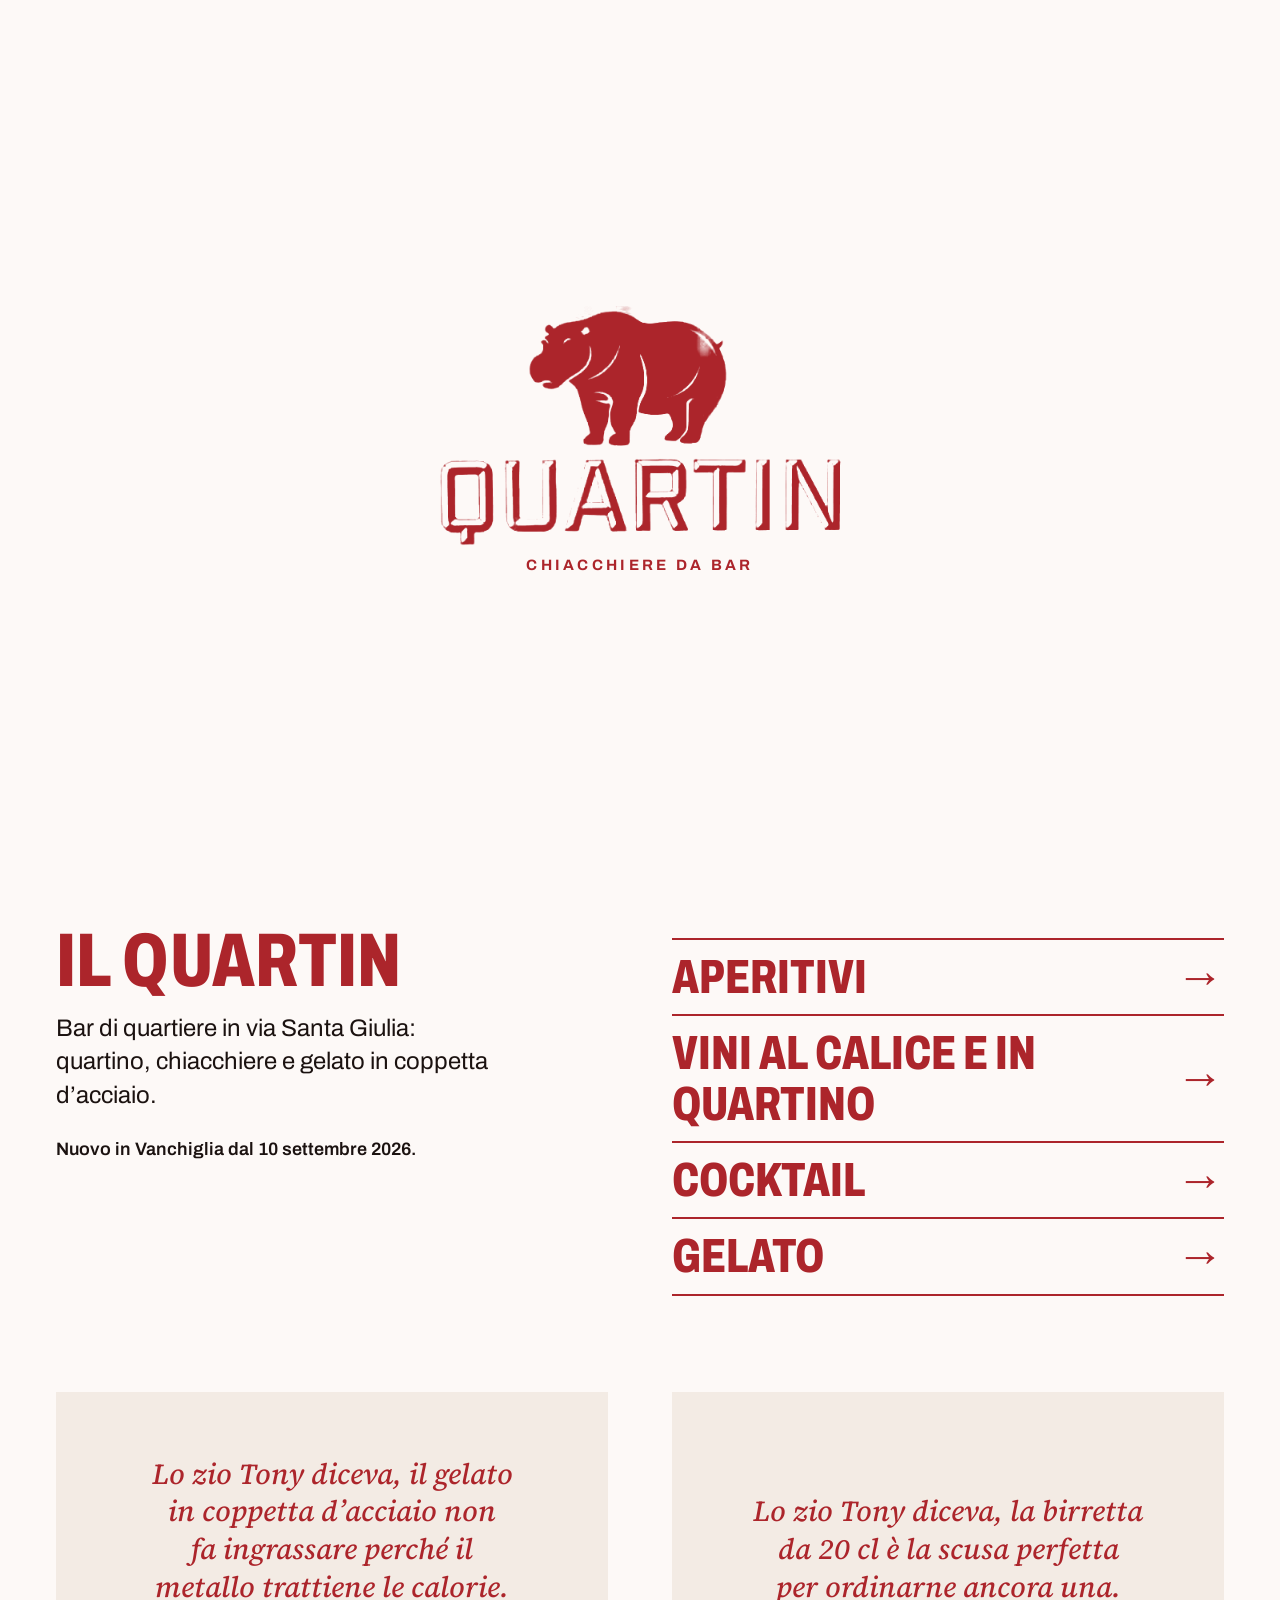
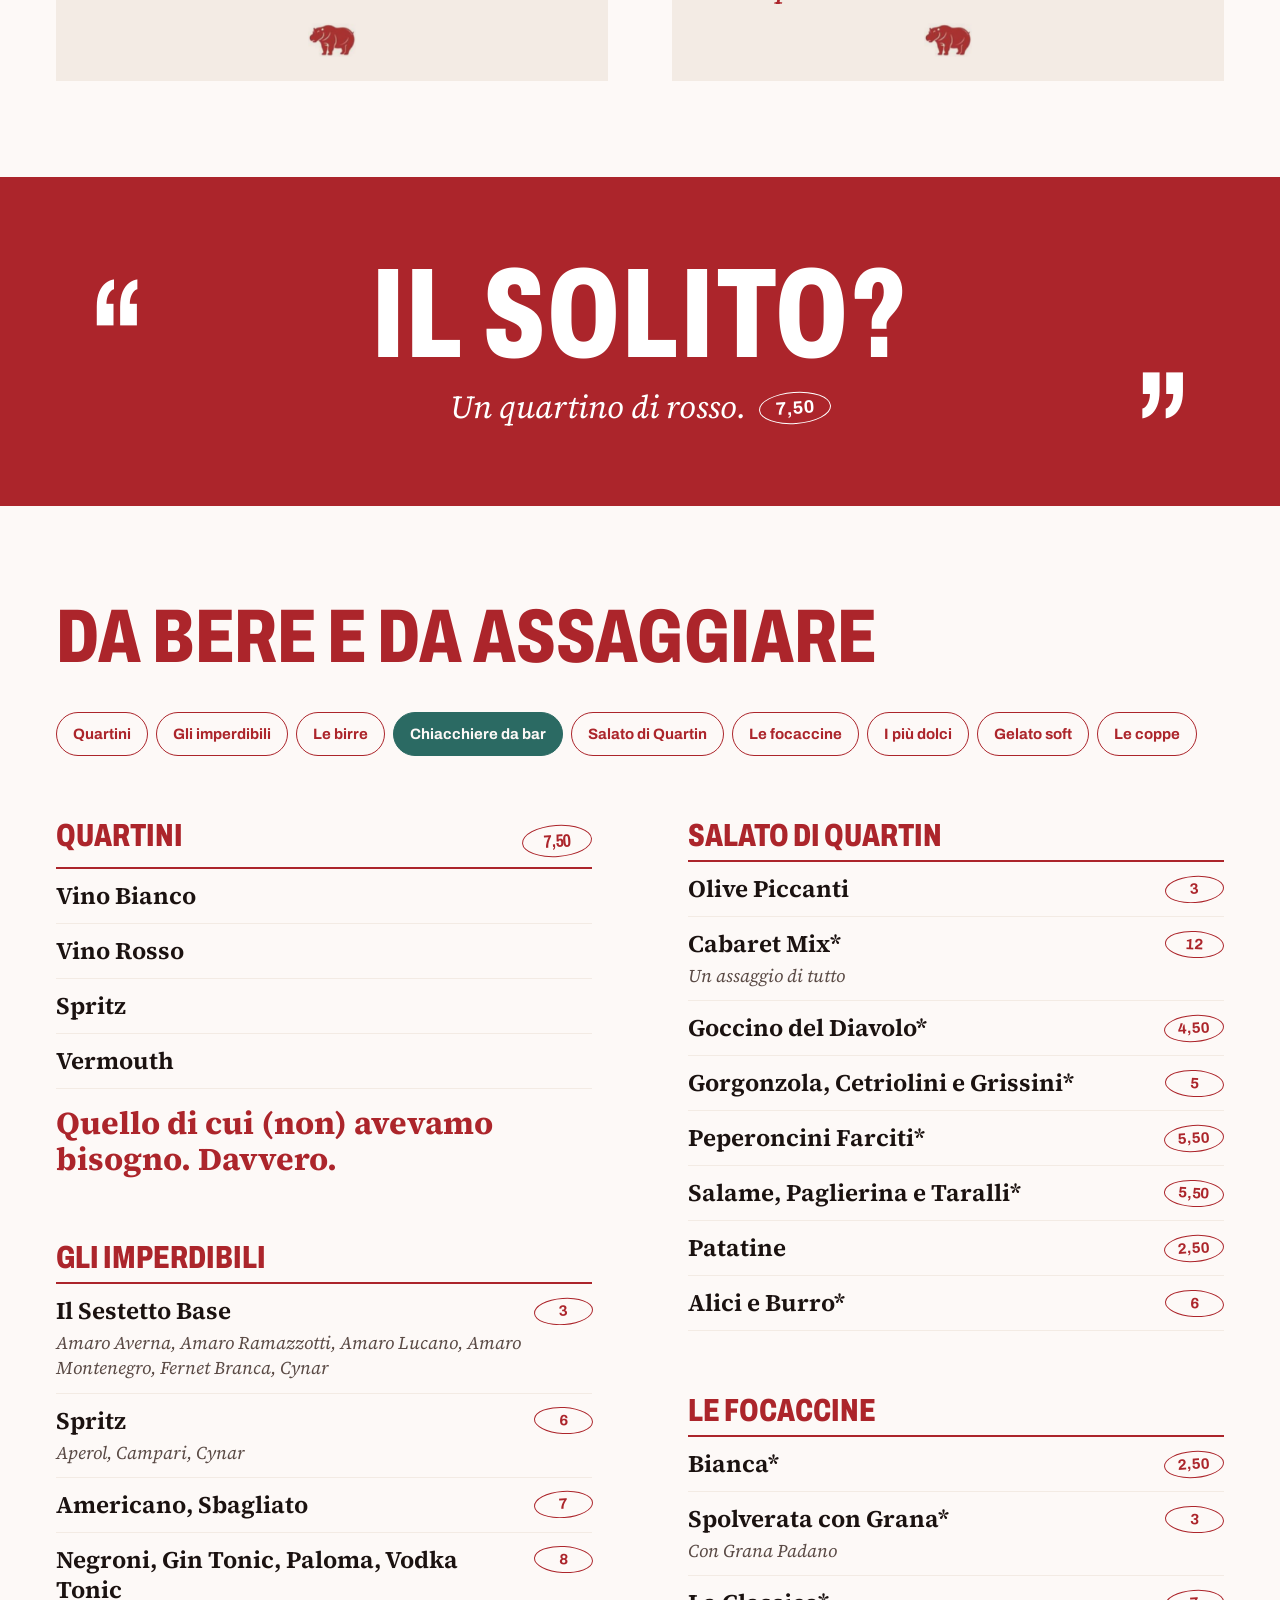
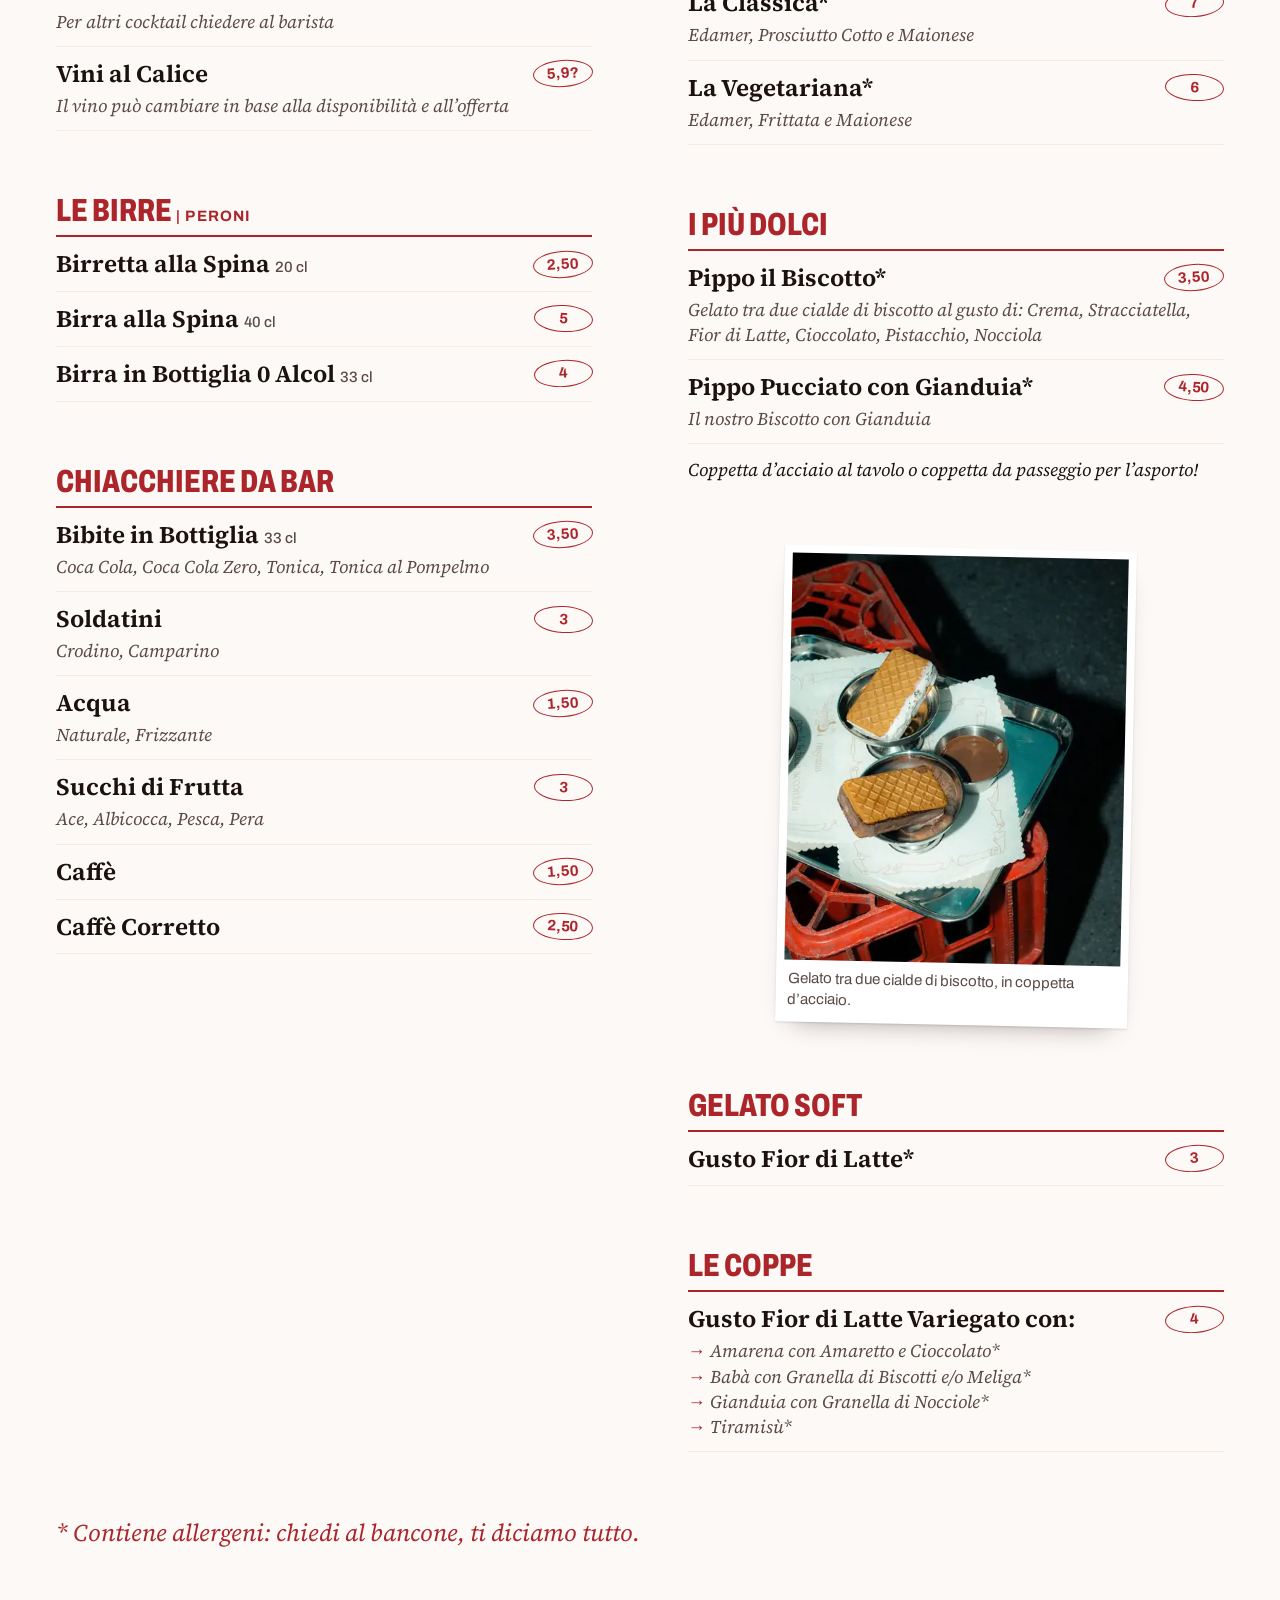
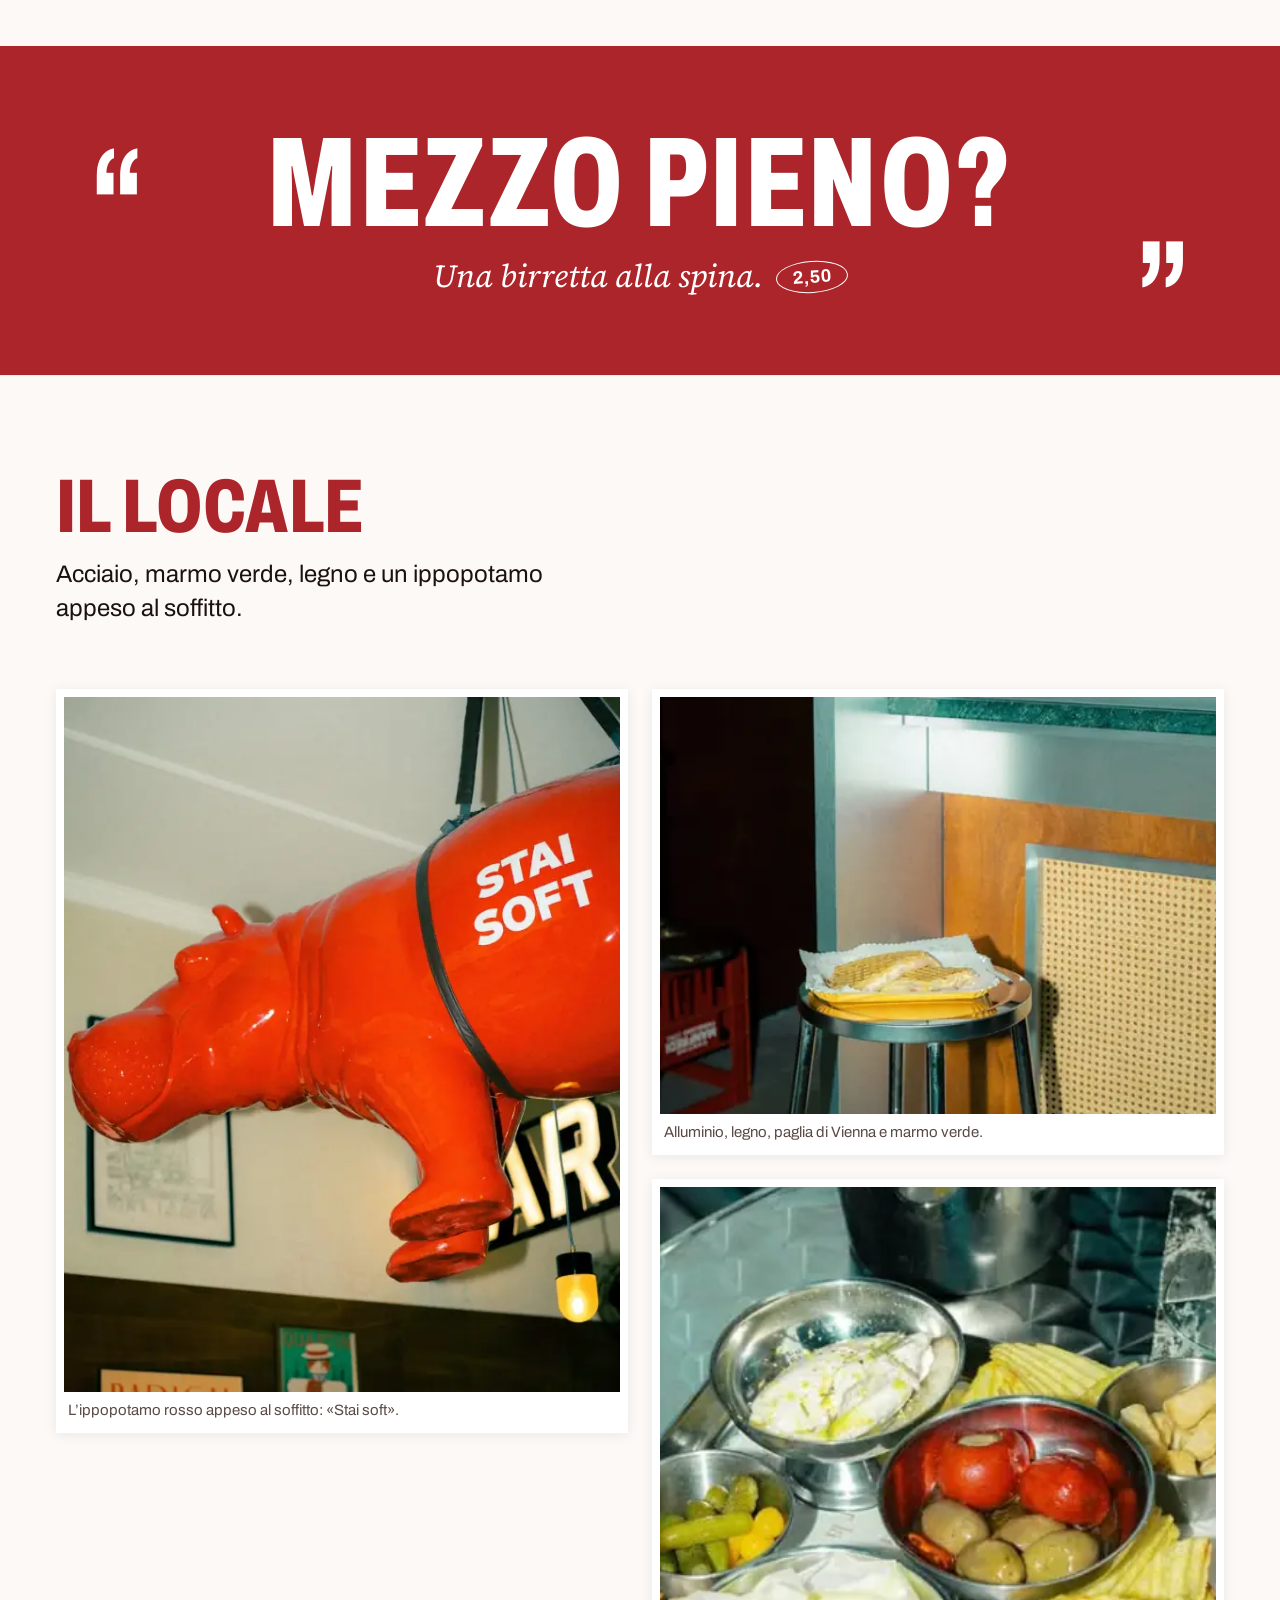
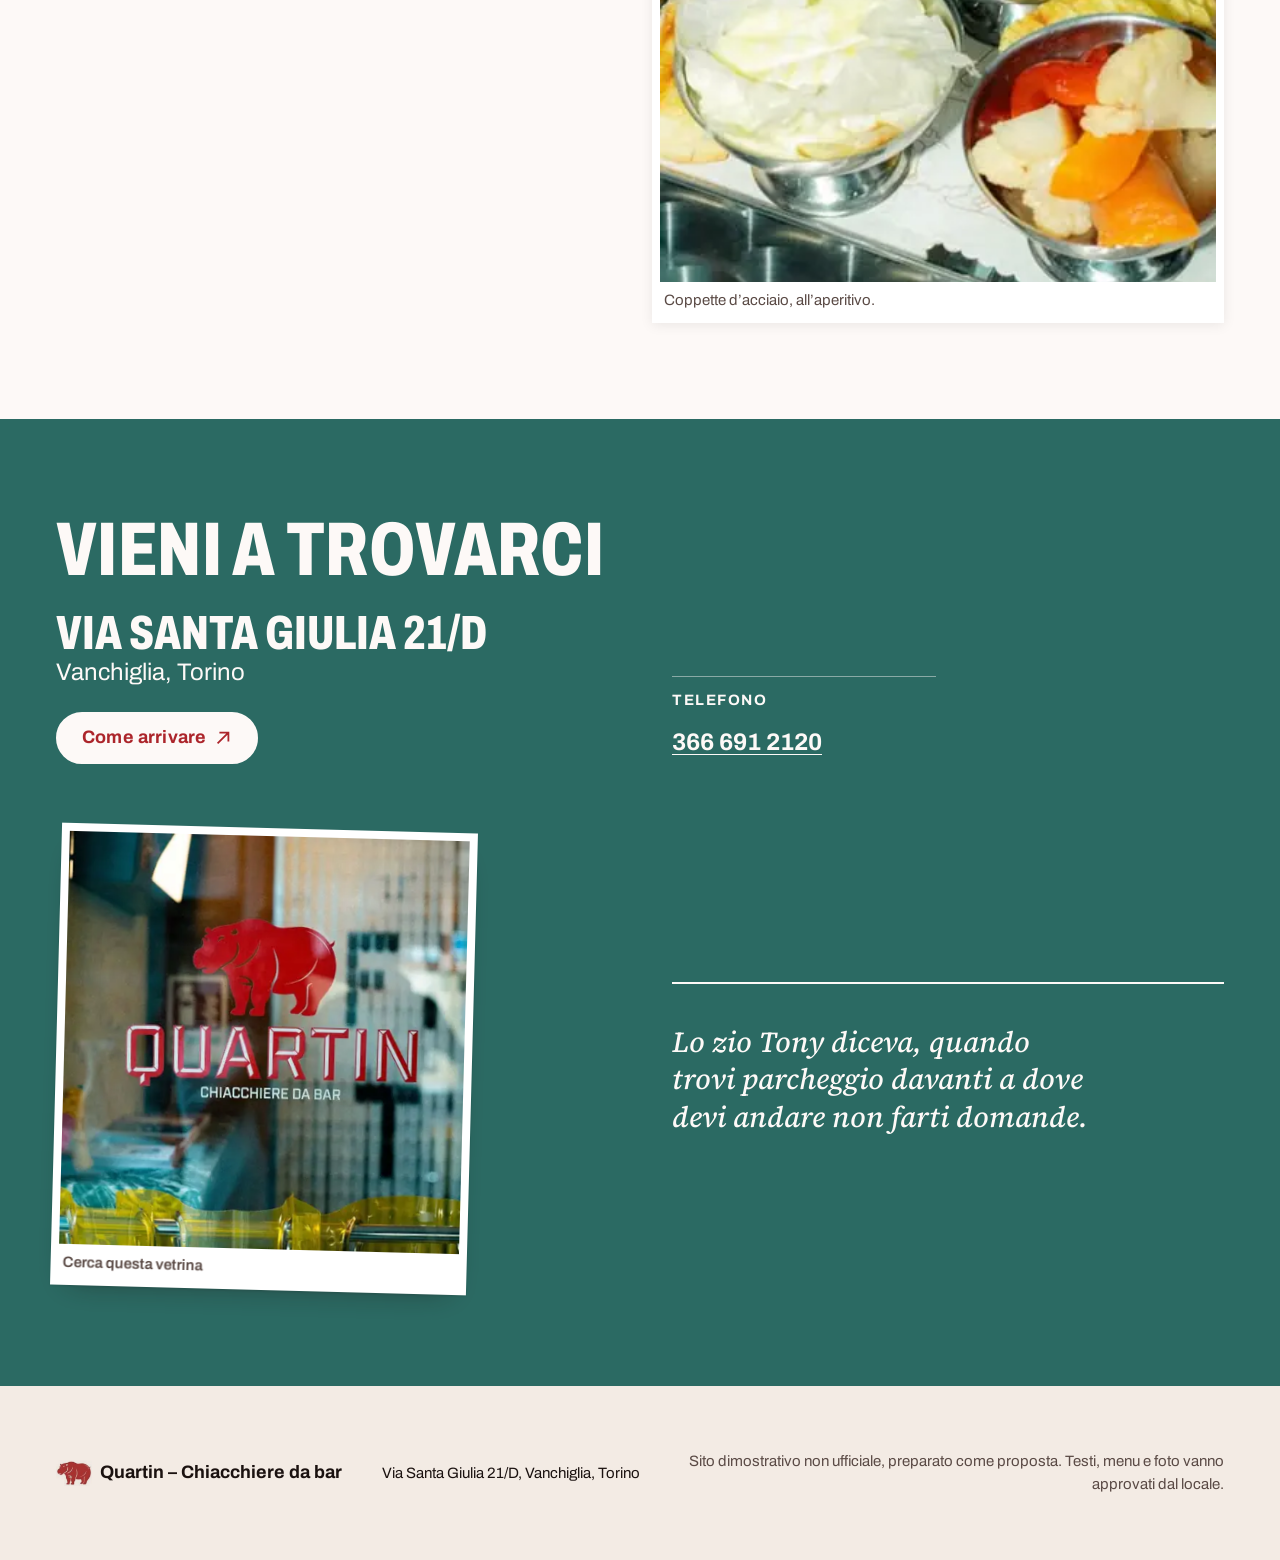
<file: index.html>
<!doctype html>
<html lang="it">
<head>
  <meta charset="utf-8">
  <meta name="viewport" content="width=device-width, initial-scale=1">
  <title>Quartin – Chiacchiere da bar · Via Santa Giulia 21/D, Torino</title>
  <meta name="description" content="Quartin, bar di quartiere in via Santa Giulia 21/D a Vanchiglia, Torino: aperitivi, vini al calice e in quartino, cocktail, gelato.">
  <!-- Demo di proposta: non indicizzare finché il locale non approva. -->
  <meta name="robots" content="noindex, nofollow">
  <meta name="theme-color" content="#AC252B">
  <meta property="og:type" content="website">
  <meta property="og:locale" content="it_IT">
  <meta property="og:title" content="Quartin – Chiacchiere da bar in Vanchiglia">
  <meta property="og:description" content="Bar di quartiere in via Santa Giulia 21/D a Torino: aperitivi, vini al calice e in quartino, cocktail, gelato.">
  <!-- Da rendere assoluto (https://dominio/img/og-vetrina.jpg) quando ci sarà il dominio: i social non leggono i percorsi relativi. -->
  <meta property="og:image" content="img/og-vetrina.jpg">
  <meta property="og:image:width" content="1200">
  <meta property="og:image:height" content="630">
  <meta property="og:image:alt" content="La vetrofania del Quartin con l'ippopotamo rosso, accanto alla scritta «Chiacchiere da bar in Vanchiglia».">
  <!-- Niente telefono né orari qui finché il locale non li conferma. -->
  <script type="application/ld+json">
  {
    "@context": "https://schema.org",
    "@type": "BarOrPub",
    "name": "Quartin",
    "description": "Bar di quartiere a Vanchiglia: aperitivi, vini al calice e in quartino, cocktail, gelato.",
    "address": {
      "@type": "PostalAddress",
      "streetAddress": "Via Santa Giulia 21/D",
      "postalCode": "10124",
      "addressLocality": "Torino",
      "addressCountry": "IT"
    }
  }
  </script>
  <link rel="icon" href="favicon.png" type="image/png">
  <link rel="preload" href="fonts/archivo-variabile.woff2" as="font" type="font/woff2" crossorigin>
  <link rel="stylesheet" href="css/style.css">
  <!-- L'intro parte solo alla prima visita della sessione e mai con «riduci animazioni» -->
  <script>(function (d) { d.classList.add('js'); try { if (!matchMedia('(prefers-reduced-motion: reduce)').matches && !sessionStorage.getItem('quartin-intro')) d.classList.add('intro-si'); } catch (e) {} })(document.documentElement);</script>
  <script src="js/main.js" defer></script>
</head>
<body>
  <!-- Intro: il logo si riempie di rosso come un bicchiere (prima mezzo pieno, poi pieno),
       poi la pagina sale. Si salta con un clic o un tasto. La sagoma è logo.png senza fondo. -->
  <div class="intro" id="intro" aria-hidden="true">
    <div class="intro-logo">
      <div class="intro-sagoma intro-sagoma-vuota"></div>
      <div class="intro-sagoma intro-sagoma-piena" id="intro-pieno"></div>
    </div>
    <p class="intro-firma">Chiacchiere da bar</p>
  </div>
  <div class="avanzamento" aria-hidden="true"></div>

  <a class="salta" href="#contenuto">Vai al contenuto</a>

  <p class="avviso-demo solo-dc">
    <strong>Demo di proposta.</strong> Il locale non ha ancora visto questo sito: i riquadri
    <span class="dc">[DA CONFERMARE]</span> segnano i dati da verificare.
  </p>

  <header class="testata">
    <div class="contenitore testata-riga">
      <a class="marchio" href="#benvenuto">
        <img src="img/ippopotamo-marchio.webp" srcset="img/ippopotamo-marchio.webp 67w" sizes="3rem" width="67" height="48" alt="">
        <span>Quartin</span>
      </a>
      <nav class="nav" aria-label="Sezioni della pagina">
        <button class="nav-bottone" type="button" aria-expanded="false" aria-controls="nav-lista">Sezioni</button>
        <ul class="nav-lista" id="nav-lista">
          <li><a href="#il-quartin">Il Quartin</a></li>
          <li><a href="#da-bere">Da bere e da assaggiare</a></li>
          <li><a href="#il-locale">Il locale</a></li>
          <li><a href="#vieni-a-trovarci">Vieni a trovarci</a></li>
        </ul>
      </nav>
    </div>
  </header>

  <main id="contenuto">

    <!-- Benvenuto -->
    <section class="benvenuto" id="benvenuto" aria-labelledby="titolo-benvenuto">
      <div class="contenitore benvenuto-griglia">
        <figure class="benvenuto-foto stampa stampa-inclinata">
          <img src="img/quartino-aperitivo.webp" width="694" height="830" fetchpriority="high"
               srcset="img/quartino-aperitivo-480.webp 480w, img/quartino-aperitivo.webp 694w"
               sizes="(min-width: 64em) 30rem, (min-width: 37.5em) 46vw, calc(100vw - 1.5rem)"
               alt="Su un tavolino d’acciaio: una caraffa di vino rosso nel ghiaccio, un bicchiere di rosso, un posacenere, una cartolina d’epoca e ciotoline con patatine, taralli e peperoncini ripieni.">
        </figure>
        <div class="benvenuto-testo">
          <h1 class="benvenuto-titolo" id="titolo-benvenuto">
            <span class="benvenuto-nome">Quartin</span>
            Chiacchiere da bar<br>in Vanchiglia
          </h1>
          <p class="benvenuto-sotto">Quartini di vino, aperitivo, cocktail e gelato soft.</p>
          <p class="benvenuto-dove">
            <span data-q="via">Via Santa Giulia 21/D</span>
            <span class="benvenuto-zona" data-q="zona">Vanchiglia, Torino</span>
          </p>
          <p class="benvenuto-oggi solo-dc" data-q-oggi>
            <span class="benvenuto-oggi-etichetta">Oggi</span>
            <span class="dc">[DA CONFERMARE] orari</span>
          </p>
          <div class="azioni">
            <a class="bottone bottone-pieno" data-q-mappa href="https://www.google.com/maps/search/?api=1&amp;query=Quartin%2C%20Via%20Santa%20Giulia%2021%2FD%2C%20Torino" target="_blank" rel="noopener">
              Come arrivare
              <svg class="icona" viewBox="0 0 20 20" aria-hidden="true" focusable="false"><path d="M6 4h10v10M16 4 4 16" fill="none" stroke="currentColor" stroke-width="2"/></svg>
              <span class="vh">(apre Google Maps in una nuova scheda)</span>
            </a>
            <a class="bottone bottone-vuoto" href="#da-bere">Il menu</a>
          </div>
        </div>
      </div>
    </section>

    <!-- Il Quartin -->
    <section class="sezione quartin" id="il-quartin" aria-labelledby="titolo-quartin">
      <div class="contenitore quartin-griglia">
        <div class="quartin-intro">
          <h2 class="titolo-sezione" id="titolo-quartin">Il Quartin</h2>
          <p class="attacco">Bar di quartiere in via Santa Giulia: quartino, chiacchiere e gelato in coppetta d’acciaio.</p>
          <p class="quartin-apertura" data-q-apertura>
            <span>Nuovo in Vanchiglia dal 10 settembre 2026.</span>
            <span class="dc">[DA CONFERMARE] una sola fonte giornalistica</span>
          </p>
        </div>
        <ul class="offerta" aria-label="Cosa si trova al Quartin: vai alla parte del menu">
          <li><a href="#menu-salato">Aperitivi <span class="offerta-freccia" aria-hidden="true">→</span></a></li>
          <li><a href="#menu-quartini">Vini al calice e in quartino <span class="offerta-freccia" aria-hidden="true">→</span></a></li>
          <li><a href="#menu-imperdibili">Cocktail <span class="offerta-freccia" aria-hidden="true">→</span></a></li>
          <li><a href="#menu-soft">Gelato <span class="offerta-freccia" aria-hidden="true">→</span></a></li>
        </ul>
      </div>

      <div class="contenitore detti">
        <blockquote class="detto detto-a">
          <p>Lo zio Tony diceva, il gelato in coppetta d’acciaio non fa ingrassare perché il metallo trattiene le calorie.</p>
          <img src="img/ippopotamo-marchio.webp" srcset="img/ippopotamo-marchio.webp 67w" sizes="3rem" width="67" height="48" alt="" loading="lazy">
        </blockquote>
        <blockquote class="detto detto-b">
          <p>Lo zio Tony diceva, la birretta da 20 cl è la scusa perfetta per ordinarne ancora una.</p>
          <img src="img/ippopotamo-marchio.webp" srcset="img/ippopotamo-marchio.webp 67w" sizes="3rem" width="67" height="48" alt="" loading="lazy">
        </blockquote>
      </div>
    </section>

    <!-- Prezzi delle fasce: li riprende il JS dal menu in js/main.js (data-q-prezzo) -->
    <aside class="cartolina" aria-label="Un’ordinazione dal menu">
      <div class="cartolina-dentro">
        <p class="cartolina-testo">
          <span class="cartolina-domanda">Il solito?</span>
          <span class="cartolina-ordine">Un quartino di rosso.
            <span class="prezzo prezzo-chiaro" data-q-prezzo="quartini"><span class="vh">euro </span>7,50</span></span>
        </p>
        <p class="cartolina-nota solo-dc"><span class="dc">[DA CONFERMARE] prezzo dal menu</span></p>
      </div>
    </aside>

    <!-- Da bere e da assaggiare -->
    <section class="sezione da-bere" id="da-bere" aria-labelledby="titolo-da-bere">
      <div class="contenitore">
        <h2 class="titolo-sezione" id="titolo-da-bere">Da bere e da assaggiare</h2>
        <p class="dc dc-blocco">
          [DA CONFERMARE] Menu trascritto da una foto del menu cartaceo: voci e prezzi (in euro)
          vanno verificati con il locale. Le righe lette con dubbio hanno un riquadro in più.
        </p>
        <nav class="menu-indice" aria-label="Parti del menu">
          <ul data-q-indice></ul>
        </nav>

        <div class="menu" data-q-menu>
          <noscript>
            <p class="menu-senza-js">Il menu si vede con JavaScript attivo. Per ora chiedi al bancone.</p>
          </noscript>
        </div>
        <p class="menu-nota" data-q="notaMenu">* Contiene allergeni: chiedi al bancone, ti diciamo tutto.</p>
      </div>

      <!-- Foto inserita dal JS accanto al gruppo giusto (campo `foto` in QUARTIN.menu, js/main.js) -->
      <template id="foto-menu-dolci">
        <figure class="stampa stampa-inclinata foto-menu">
          <img src="img/gelato-biscotto.webp" width="678" height="822" loading="lazy"
               srcset="img/gelato-biscotto-480.webp 480w, img/gelato-biscotto.webp 678w"
               sizes="(max-width: 24rem) calc(100vw - 2.5rem), 22rem"
               alt="Visti dall’alto, due gelati tra due cialde di biscotto in coppette d’acciaio, con una ciotolina di cioccolato, su un vassoio appoggiato a una cassa rossa.">
          <figcaption>Gelato tra due cialde di biscotto, in coppetta d’acciaio.</figcaption>
        </figure>
      </template>
    </section>

    <aside class="cartolina cartolina-b" aria-label="Un’ordinazione dal menu">
      <div class="cartolina-dentro">
        <p class="cartolina-testo">
          <span class="cartolina-domanda">Mezzo pieno?</span>
          <span class="cartolina-ordine">Una birretta alla spina.
            <span class="prezzo prezzo-chiaro" data-q-prezzo="birre/Birretta alla Spina"><span class="vh">euro </span>2,50</span></span>
        </p>
        <p class="cartolina-nota solo-dc"><span class="dc">[DA CONFERMARE] prezzo dal menu</span></p>
      </div>
    </aside>

    <!-- Il locale -->
    <section class="sezione locale" id="il-locale" aria-labelledby="titolo-locale">
      <div class="contenitore">
        <h2 class="titolo-sezione" id="titolo-locale">Il locale</h2>
        <p class="attacco">Acciaio, marmo verde, legno e un ippopotamo appeso al soffitto.</p>
        <p class="dc dc-blocco locale-manca">[DA CONFERMARE] Mancano foto di: facciata con il civico, sala intera, bancone, un cocktail, il gelato soft.</p>
        <div class="galleria">
          <figure class="stampa galleria-a">
            <img src="img/ippopotamo-stai-soft.webp" width="645" height="737" loading="lazy"
                 srcset="img/ippopotamo-stai-soft-480.webp 480w, img/ippopotamo-stai-soft.webp 645w"
                 sizes="(min-width: 78rem) 39rem, (min-width: 48em) 54vw, calc(100vw - 3.5rem)"
                 alt="Un grande ippopotamo rosso lucido appeso al soffitto con cinghie nere, con scritto sul fianco «STAI SOFT»; dietro, una parete crema, un’insegna luminosa e una lampadina accesa.">
            <figcaption>L’ippopotamo rosso appeso al soffitto: «Stai soft».</figcaption>
          </figure>
          <figure class="stampa galleria-b">
            <img src="img/arredo-sgabello.webp" width="685" height="624" loading="lazy"
                 srcset="img/arredo-sgabello-480.webp 480w, img/arredo-sgabello.webp 685w"
                 sizes="(min-width: 78rem) 28rem, (min-width: 48em) 37vw, calc(100vw - 3.5rem)"
                 alt="Un panino tostato su uno sgabello cromato, davanti a pannelli di alluminio, legno chiaro con paglia di Vienna e una fascia di marmo verde con mensole.">
            <figcaption>Alluminio, legno, paglia di Vienna e marmo verde.</figcaption>
          </figure>
          <figure class="stampa galleria-c">
            <!-- Ritaglio di 4.png senza la persona: esiste solo a 383 px, una sola misura. -->
            <img src="img/cabaret-tavolino.webp" width="383" height="560" loading="lazy"
                 srcset="img/cabaret-tavolino.webp 383w"
                 sizes="(min-width: 78rem) 28rem, (min-width: 48em) 37vw, calc(100vw - 3.5rem)"
                 alt="Coppette d’acciaio sul tavolino: burrata con olio, pomodorini e olive, cetriolini, verdure, patatine e focaccia.">
            <figcaption>Coppette d’acciaio, all’aperitivo.</figcaption>
          </figure>
        </div>
      </div>
    </section>

    <!-- Vieni a trovarci -->
    <section class="sezione vieni" id="vieni-a-trovarci" aria-labelledby="titolo-vieni">
      <div class="contenitore vieni-griglia">
        <div class="vieni-dove">
          <h2 class="titolo-sezione" id="titolo-vieni">Vieni a trovarci</h2>
          <address class="indirizzo">
            <span class="indirizzo-via" data-q="via">Via Santa Giulia 21/D</span>
            <span data-q="zona">Vanchiglia, Torino</span>
          </address>
          <a class="bottone bottone-carta" data-q-mappa href="https://www.google.com/maps/search/?api=1&amp;query=Quartin%2C%20Via%20Santa%20Giulia%2021%2FD%2C%20Torino" target="_blank" rel="noopener">
            Come arrivare
            <svg class="icona" viewBox="0 0 20 20" aria-hidden="true" focusable="false"><path d="M6 4h10v10M16 4 4 16" fill="none" stroke="currentColor" stroke-width="2"/></svg>
            <span class="vh">(apre Google Maps in una nuova scheda)</span>
          </a>
        </div>

        <figure class="stampa stampa-inclinata vieni-vetrina">
          <img src="img/vetrina-logo.webp" width="686" height="708" loading="lazy"
               srcset="img/vetrina-logo-480.webp 480w, img/vetrina-logo.webp 686w"
               sizes="(min-width: 64em) 26rem, calc(100vw - 2.5rem)"
               alt="La vetrina del Quartin vista da fuori: sul vetro un ippopotamo rosso, la scritta QUARTIN e sotto «Chiacchiere da bar».">
          <figcaption>Cerca questa vetrina</figcaption>
        </figure>

        <dl class="contatti">
          <div class="contatti-voce solo-dc" data-q-voce-orari>
            <dt>Orari</dt>
            <dd data-q-orari><span class="dc">[DA CONFERMARE] orari di apertura e giorno di chiusura</span></dd>
          </div>
          <div class="contatti-voce">
            <dt>Telefono</dt>
            <dd data-q-telefono>
              <a href="tel:+393666912120">366 691 2120</a><br>
              <span class="dc">[DA CONFERMARE] letto dal menu</span>
            </dd>
          </div>
          <div class="contatti-voce solo-dc" data-q-voce-social>
            <dt>Instagram e altri contatti</dt>
            <dd data-q-social><span class="dc">[DA CONFERMARE] profilo social ed email</span></dd>
          </div>
        </dl>

        <blockquote class="detto detto-vieni">
          <p>Lo zio Tony diceva, quando trovi parcheggio davanti a dove devi andare non farti domande.</p>
        </blockquote>
      </div>
    </section>
  </main>

  <footer class="piede">
    <div class="contenitore piede-riga">
      <p class="piede-nome">
        <img src="img/ippopotamo-marchio.webp" srcset="img/ippopotamo-marchio.webp 67w" sizes="3rem" width="67" height="48" alt="" loading="lazy">
        <span>Quartin – Chiacchiere da bar</span>
      </p>
      <p><span data-q="via">Via Santa Giulia 21/D</span>, <span data-q="zona">Vanchiglia, Torino</span></p>
      <p class="piede-demo">Sito dimostrativo non ufficiale, preparato come proposta. Testi, menu e foto vanno approvati dal locale.</p>
    </div>
  </footer>
</body>
</html>
</file>
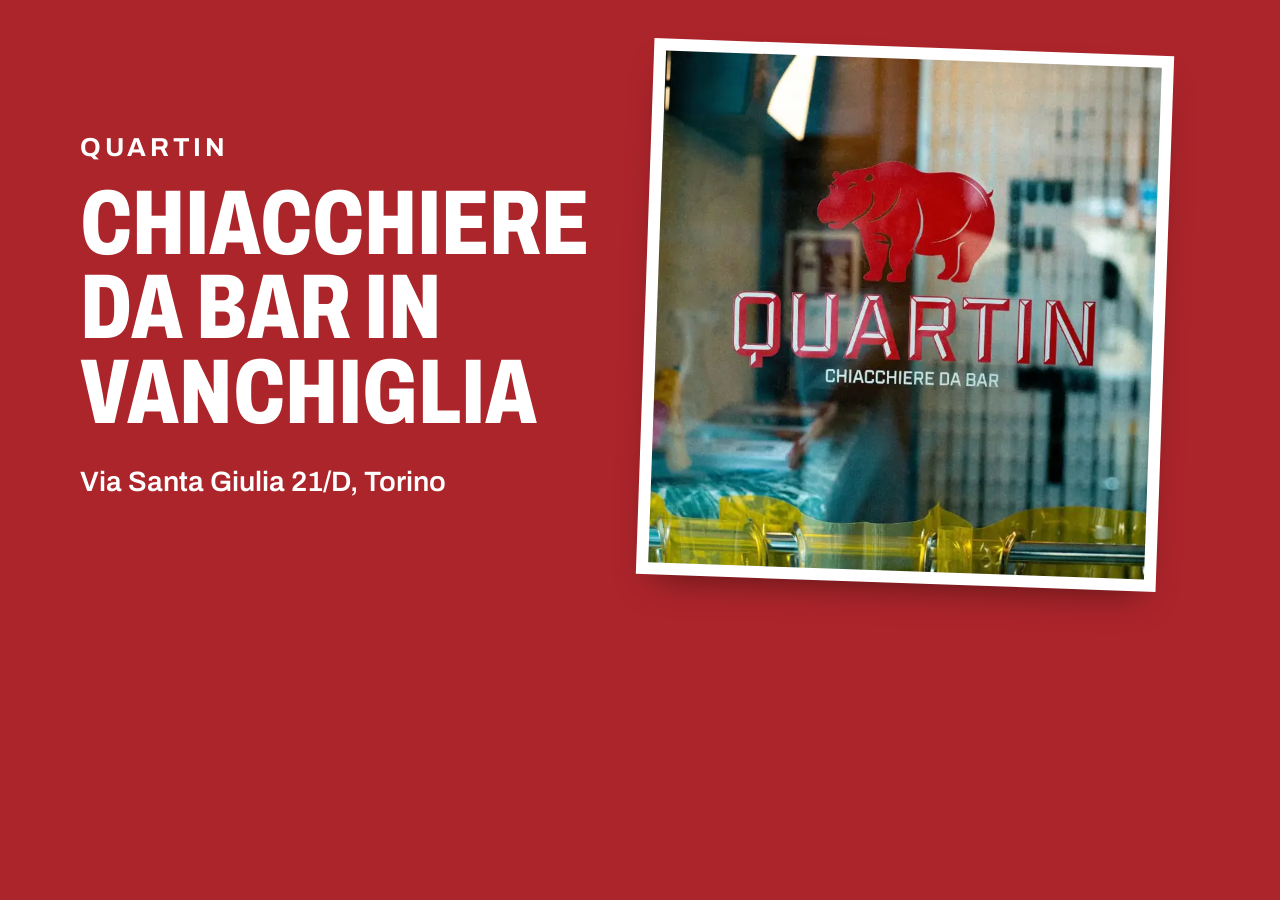
<file: strumenti/og.html>
<!doctype html>
<html lang="it">
<head>
<meta charset="utf-8">
<title>Immagine og:image (1200×630)</title>
<!-- Pagina usata solo da strumenti/og-immagine.mjs per creare img/og-vetrina.jpg -->
<style>
  @font-face { font-family: "Archivo"; src: url("../fonts/archivo-variabile.woff2") format("woff2"); font-weight: 100 900; font-stretch: 62% 125%; }
  html, body { margin: 0; }
  body {
    width: 1200px; height: 630px; overflow: hidden;
    display: grid; grid-template-columns: 1fr 520px; align-items: center; gap: 56px;
    padding: 0 72px 0 80px; box-sizing: border-box;
    background: #ac252b; color: #fff; font-family: "Archivo", sans-serif;
  }
  .nome { margin: 0 0 20px; font-size: 26px; font-weight: 700; letter-spacing: 0.14em; text-transform: uppercase; }
  h1 { margin: 0; font-size: 92px; font-weight: 800; font-stretch: 72%; line-height: 0.92; text-transform: uppercase; }
  .dove { margin: 32px 0 0; font-size: 28px; font-weight: 600; }
  figure { margin: 0; padding: 12px; background: #fff; transform: rotate(2deg); box-shadow: 0 18px 36px -18px rgb(0 0 0 / 0.5); }
  /* 496×512: la foto originale (686×708) viene solo rimpicciolita */
  img { display: block; width: 496px; height: 512px; object-fit: cover; }
</style>
</head>
<body>
  <div>
    <p class="nome">Quartin</p>
    <h1>Chiacchiere da bar in Vanchiglia</h1>
    <p class="dove">Via Santa Giulia 21/D, Torino</p>
  </div>
  <figure><img src="../img/vetrina-logo.webp" alt=""></figure>
</body>
</html>
</file>
<file: css/style.css>
/* Quartin – direzione «Cartolina rossa» (vedi DIREZIONI.md).
   Mobile-first: si parte da 390 px, i blocchi @media aggiungono il desktop. */

/* ---------- Font (OFL, ospitati in fonts/) ---------- */
@font-face {
  font-family: "Archivo";
  src: url("../fonts/archivo-variabile.woff2") format("woff2");
  font-weight: 100 900;
  font-stretch: 62% 125%;
  font-style: normal;
  font-display: swap;
}
@font-face {
  font-family: "Source Serif 4";
  src: url("../fonts/source-serif-4-variabile.woff2") format("woff2");
  font-weight: 200 900;
  font-style: normal;
  font-display: swap;
}
@font-face {
  font-family: "Source Serif 4";
  src: url("../fonts/source-serif-4-variabile-corsivo.woff2") format("woff2");
  font-weight: 200 900;
  font-style: italic;
  font-display: swap;
}

/* ---------- Variabili ---------- */
:root {
  /* Colori campionati dalle foto (STUDIO.md, sezione 2) */
  --rosso: #ac252b;        /* slogan2.png: titoli, fasce, pulsanti */
  --rosso-scuro: #861c21;  /* stato :hover dei pulsanti rossi */
  --carta: #fdf9f7;        /* menu.png: fondo */
  --carta-scura: #f3ebe4;  /* fondo del piede e dei riquadri «manca» */
  --bianco: #ffffff;
  --inchiostro: #1b1210;   /* 2.png / 5.png: testo */
  --inchiostro-tenue: #5a4a45;
  --marmo: #2b6a63;        /* 2.png: solo «Vieni a trovarci» */
  --marmo-scuro: #1f4f49;
  --giallo: #f1d56d;       /* 2.png: solo i [DA CONFERMARE] */
  --focus: var(--rosso);

  /* Font */
  --font-testo: "Archivo", "Helvetica Neue", Arial, sans-serif;
  --font-menu: "Source Serif 4", Georgia, "Times New Roman", serif;
  --stretto: 72%;          /* larghezza dei titoli condensati */

  /* Scala tipografica fluida: 390 px → 1280 px */
  --fs--1: clamp(0.875rem, 0.848rem + 0.112vw, 0.9375rem);
  --fs-0: clamp(1.0625rem, 1.035rem + 0.112vw, 1.125rem);
  --fs-1: clamp(1.25rem, 1.14rem + 0.449vw, 1.5rem);
  --fs-2: clamp(1.5rem, 1.281rem + 0.899vw, 2rem);
  --fs-3: clamp(2rem, 1.562rem + 1.798vw, 3rem);
  --fs-4: clamp(2.75rem, 1.874rem + 3.596vw, 4.75rem);
  --fs-5: clamp(3.5rem, 1.528rem + 8.09vw, 8rem);
  /* passi intermedi chiesti per due elementi precisi */
  --fs-detto: clamp(1.375rem, 1.183rem + 0.787vw, 1.8125rem); /* 22 → 29 px, frasi dello zio Tony */
  --fs-hero: clamp(2.5rem, 1.843rem + 2.697vw, 4rem);          /* 40 → 64 px, titolo d'apertura */
  --fs-didascalia: 0.9375rem;                                    /* 15 px fissi, didascalie della galleria */
  --fs-sotto: clamp(1.125rem, 1.07rem + 0.225vw, 1.25rem);       /* 18 → 20 px, riga sotto il titolo d'apertura */

  /* Scala delle spaziature */
  --sp-3xs: 0.25rem;
  --sp-2xs: 0.5rem;
  --sp-xs: 0.75rem;
  --sp-s: 1rem;
  --sp-m: 1.5rem;
  --sp-l: clamp(2rem, 1.781rem + 0.899vw, 2.5rem);
  --sp-xl: clamp(2.5rem, 1.843rem + 2.697vw, 4rem);
  --sp-2xl: clamp(3.5rem, 2.404rem + 4.494vw, 6rem);
  --sp-3xl: clamp(4.5rem, 2.856rem + 6.742vw, 8.25rem);
  --sp-fascia: clamp(3rem, 2.124rem + 3.596vw, 5rem);          /* 48 → 80 px, fasce-slogan */

  --margine: clamp(1.25rem, 0.703rem + 2.247vw, 2.5rem);
  --altezza-testata: 3.5rem; /* 56 px, bordo compreso; 62 px da 48em in su */
  --larghezza: 78rem;
  --tocco: 2.75rem;        /* 44 px: bersaglio minimo */
}

/* ---------- Base ---------- */
*, *::before, *::after { box-sizing: border-box; }

html {
  -webkit-text-size-adjust: 100%;
  text-size-adjust: 100%;
  /* la testata è sticky: ancore e focus non devono finirci sotto */
  scroll-padding-top: calc(var(--altezza-testata) + var(--sp-xs));
}
@media (prefers-reduced-motion: no-preference) {
  html { scroll-behavior: smooth; }
}

body {
  margin: 0;
  background: var(--carta);
  color: var(--inchiostro);
  font-family: var(--font-testo);
  font-size: var(--fs-0);
  line-height: 1.55;
  font-kerning: normal;
}

img { display: block; max-width: 100%; height: auto; }
h1, h2, h3, p, ul, dl, dd, figure, blockquote { margin: 0; }
ul { padding: 0; list-style: none; }

a { color: inherit; text-underline-offset: 0.18em; text-decoration-thickness: 1px; }

:focus-visible {
  outline: 3px solid var(--focus);
  outline-offset: 3px;
  border-radius: 2px;
}

.vh {
  position: absolute !important;
  width: 1px; height: 1px;
  margin: -1px; padding: 0;
  overflow: hidden;
  clip: rect(0 0 0 0);
  white-space: nowrap;
  border: 0;
}

.salta {
  position: absolute;
  left: var(--sp-s);
  top: var(--sp-s);
  z-index: 60;
  padding: var(--sp-xs) var(--sp-s);
  background: var(--inchiostro);
  color: var(--carta);
  font-weight: 600;
  transform: translateY(-200%);
}
.salta:focus { transform: none; }

.contenitore {
  width: 100%;
  max-width: var(--larghezza);
  margin-inline: auto;
  padding-inline: var(--margine);
}

/* ---------- [DA CONFERMARE] ---------- */
.dc {
  display: inline-block;
  padding: 0.15em 0.5em;
  background: var(--giallo);
  color: var(--inchiostro);
  border: 1px dashed var(--inchiostro);
  border-radius: 3px;
  font-family: var(--font-testo);
  font-size: var(--fs--1);
  font-style: normal;
  font-weight: 600;
  font-stretch: 90%;
  line-height: 1.35;
  letter-spacing: 0.01em;
  text-transform: none;
}
/* Sito online: i riquadri e gli spazi che contengono solo un riquadro sono nascosti.
   Tornano visibili con `mostraDaConfermare: true` in js/main.js (classe .mostra-dc). */
html:not(.mostra-dc) .dc,
html:not(.mostra-dc) .solo-dc { display: none !important; }

.dc-blocco {
  display: block;
  padding: var(--sp-xs) var(--sp-s);
  max-width: 44rem;
}

.avviso-demo {
  padding: var(--sp-2xs) var(--margine);
  background: var(--carta-scura);
  font-size: var(--fs--1);
  line-height: 1.5;
}
.avviso-demo .dc { padding-block: 0; }

/* ---------- Testata ---------- */
.testata {
  position: sticky;
  top: 0;
  z-index: 50;
  border-bottom: 2px solid var(--rosso);
  background: var(--carta);
}
.testata-riga {
  display: flex;
  align-items: center;
  justify-content: space-between;
  gap: var(--sp-s);
  min-height: calc(var(--altezza-testata) - 2px);
}
.marchio {
  display: inline-flex;
  align-items: center;
  gap: var(--sp-2xs);
  min-height: var(--tocco);
  /* Testo semplice, non un logo rifatto: il logo vero è la foto della vetrina */
  color: var(--inchiostro);
  font-size: var(--fs-1);
  font-weight: 700;
  text-decoration: none;
}
.marchio img {
  width: 2.5rem;
  mix-blend-mode: multiply; /* il ritaglio ha il fondo bianco: sparisce sulla carta */
}

.nav { position: static; }
.nav-bottone {
  min-height: var(--tocco);
  padding: 0 var(--sp-s);
  border: 2px solid var(--inchiostro);
  border-radius: 999px;
  background: transparent;
  color: var(--inchiostro);
  font: inherit;
  font-size: var(--fs--1);
  font-weight: 700;
  letter-spacing: 0.04em;
  text-transform: uppercase;
  cursor: pointer;
}
.nav-bottone[aria-expanded="true"] { background: var(--inchiostro); color: var(--carta); }

.nav-lista {
  display: flex;
  flex-direction: column;
}
.js .nav-lista {
  display: none;
  position: absolute;
  left: 0;
  right: 0;
  top: 100%;
  padding: var(--sp-2xs) var(--margine) var(--sp-s);
  background: var(--carta);
  border-bottom: 2px solid var(--rosso);
}
.js .nav-bottone[aria-expanded="true"] + .nav-lista { display: flex; }
html:not(.js) .nav-bottone { display: none; }

.nav-lista a {
  display: flex;
  align-items: center;
  min-height: 3rem;
  border-top: 1px solid var(--carta-scura);
  font-weight: 600;
  text-decoration: none;
}
.nav-lista li:first-child a { border-top: 0; }
.nav-lista a:hover { color: var(--rosso); }

/* ---------- Pulsanti ---------- */
.azioni {
  display: flex;
  flex-wrap: wrap;
  gap: var(--sp-xs);
}
.bottone {
  display: inline-flex;
  align-items: center;
  justify-content: center;
  gap: var(--sp-2xs);
  min-height: 3.25rem;
  padding: 0 var(--sp-m);
  border: 2px solid var(--rosso);
  border-radius: 999px;
  font-size: var(--fs-0);
  font-weight: 700;
  letter-spacing: 0.01em;
  text-decoration: none;
  transition: background-color 0.15s, color 0.15s, border-color 0.15s;
}
.bottone .icona { width: 1em; height: 1em; flex: none; }
.bottone-pieno { background: var(--rosso); color: var(--bianco); }
.bottone-pieno:hover { background: var(--rosso-scuro); border-color: var(--rosso-scuro); }
.bottone-vuoto { color: var(--rosso); }
.bottone-vuoto:hover { background: var(--rosso); color: var(--bianco); }
.bottone-carta { background: var(--carta); border-color: var(--carta); color: var(--rosso); }
.bottone-carta:hover { background: var(--giallo); border-color: var(--giallo); color: var(--inchiostro); }

/* ---------- Foto come stampe appoggiate ---------- */
.stampa {
  background: var(--bianco);
  padding: var(--sp-2xs);
}
/* Inclinata e con ombra: solo la foto d'apertura e una foto per sezione */
.stampa-inclinata {
  --giro: -1.2deg;
  box-shadow: 0 1px 2px rgb(27 18 16 / 0.12), 0 14px 28px -18px rgb(27 18 16 / 0.45);
  transform: rotate(var(--giro));
}
.stampa figcaption {
  padding: var(--sp-2xs) var(--sp-3xs) var(--sp-3xs);
  color: var(--inchiostro-tenue);
  font-size: var(--fs--1);
  line-height: 1.4;
}

/* ---------- Titoli di sezione ---------- */
.sezione { padding-block: var(--sp-2xl); }

.titolo-sezione {
  color: var(--rosso);
  font-size: var(--fs-4);
  font-weight: 800;
  font-stretch: var(--stretto);
  line-height: 0.92;
  letter-spacing: 0.005em;
  text-transform: uppercase;
  text-wrap: balance;
}
.attacco {
  max-width: 34rem;
  margin-top: var(--sp-s);
  font-size: var(--fs-1);
  line-height: 1.4;
}

/* ---------- Benvenuto ---------- */
.benvenuto { padding-block: var(--sp-m) var(--sp-2xl); overflow-x: clip; }
.benvenuto-griglia {
  display: grid;
  gap: var(--sp-m);
}
.benvenuto-foto {
  --giro: -1.5deg;
  margin-inline: calc(var(--sp-2xs) * -1);
}
/* Sotto i 600 px la foto è bassa (16:10, circa 220 px) perché «Come arrivare» resti sopra la piega */
.benvenuto-foto img {
  width: 100%;
  aspect-ratio: 16 / 10;
  object-fit: cover;
  object-position: 50% 45%; /* caraffa, cartolina e patatine */
}
.benvenuto-titolo {
  color: var(--rosso);
  font-size: var(--fs-hero);
  font-weight: 800;
  font-stretch: var(--stretto);
  line-height: 0.98;
  text-transform: uppercase;
  text-wrap: balance;
}
.benvenuto-nome {
  display: block;
  margin-bottom: var(--sp-xs);
  color: var(--inchiostro);
  font-size: var(--fs--1);
  font-weight: 700;
  font-stretch: 100%;
  letter-spacing: 0.12em;
  line-height: 1.3;
}
.benvenuto-sotto {
  max-width: 30ch;
  margin-top: var(--sp-s);
  font-size: var(--fs-sotto);
  font-weight: 500;
  line-height: 1.4;
}
.benvenuto-dove {
  display: grid;
  margin-top: var(--sp-m);
  font-size: var(--fs-1);
  font-weight: 700;
  line-height: 1.3;
}
.benvenuto-zona {
  color: var(--inchiostro-tenue);
  font-size: var(--fs-0);
  font-weight: 400;
}
.benvenuto-oggi {
  display: flex;
  flex-wrap: wrap;
  align-items: center;
  gap: var(--sp-2xs);
  margin-top: var(--sp-xs);
  font-weight: 600;
}

/* ---------- Il Quartin ---------- */
.quartin { border-top: 1px solid var(--carta-scura); }
.quartin-griglia {
  display: grid;
  gap: var(--sp-xl);
}
.quartin-apertura {
  display: flex;
  flex-wrap: wrap;
  align-items: center;
  gap: var(--sp-2xs);
  margin-top: var(--sp-m);
  font-weight: 600;
}
.offerta {
  border-top: 2px solid var(--rosso);
}
.offerta li {
  border-bottom: 2px solid var(--rosso);
  color: var(--rosso);
  font-size: var(--fs-2);
  font-weight: 800;
  font-stretch: var(--stretto);
  line-height: 1.05;
  text-transform: uppercase;
}
/* ogni voce porta alla sua parte del menu */
.offerta a {
  display: flex;
  align-items: center;
  justify-content: space-between;
  gap: var(--sp-s);
  min-height: var(--tocco);
  padding-block: var(--sp-xs);
  text-decoration: none;
}
.offerta-freccia {
  flex: none;
  font-stretch: 100%;
  font-weight: 500;
  transition: transform 0.15s;
}
.offerta a:hover { color: var(--rosso-scuro); }
.offerta a:hover .offerta-freccia { transform: translateX(0.25em); }

/* Frasi dello zio Tony, impaginate come le cartoline bianche (ziotony*.png) */
.detti {
  display: grid;
  gap: var(--sp-l);
  margin-top: var(--sp-2xl);
}
.detto {
  display: flex;
  flex-direction: column;
  justify-content: flex-end;
  align-items: center;
  gap: var(--sp-s);
  padding: var(--sp-xl) var(--sp-m) var(--sp-m);
  background: var(--carta-scura);
  color: var(--rosso);
  text-align: center;
}
.detto p {
  max-width: 28ch;
  font-family: var(--font-menu);
  font-size: var(--fs-detto);
  font-style: italic;
  font-weight: 500;
  line-height: 1.3;
  text-wrap: balance;
}
.detto img {
  width: 3rem;
  mix-blend-mode: multiply; /* il ritaglio ha il fondo bianco */
}

/* ---------- Fasce-cartolina: un'ordinazione dal menu, impaginata come slogan*.png ---------- */
.cartolina {
  background: var(--rosso);
  color: var(--bianco);
  padding: var(--sp-fascia) var(--margine);
  text-align: center;
}
/* Le virgolette stanno ai lati di un riquadro di 1100 px al massimo, non ai bordi dello
   schermo. Su mobile occupano una riga loro sopra e sotto, così non toccano la frase. */
.cartolina-dentro {
  display: grid;
  max-width: 68.75rem;
  margin-inline: auto;
}
.cartolina-dentro::before,
.cartolina-dentro::after {
  font-size: var(--fs-5);
  font-weight: 800;
  font-stretch: 62%;
  line-height: 0.6;
}
.cartolina-dentro::before { content: "\201C" / ""; justify-self: start; }
.cartolina-dentro::after { content: "\201D" / ""; justify-self: end; margin-top: var(--sp-xs); }
.cartolina-testo {
  display: grid;
  justify-items: center;
  gap: var(--sp-s);
}
.cartolina-domanda {
  font-size: var(--fs-5);
  font-weight: 800;
  font-stretch: 66%;
  line-height: 0.9;
  letter-spacing: 0.02em;
  text-transform: uppercase;
}
/* l'ordinazione nel corsivo del menu, con il prezzo nell'ovale come sul menu cartaceo */
.cartolina-ordine {
  display: inline-flex;
  flex-wrap: wrap;
  align-items: center;
  justify-content: center;
  gap: var(--sp-xs);
  font-family: var(--font-menu);
  font-size: var(--fs-2);
  font-style: italic;
  line-height: 1.2;
}
.cartolina .prezzo-chiaro { /* .prezzo è definito più sotto: serve la specificità in più */
  border-color: var(--bianco);
  color: var(--bianco);
  font-size: var(--fs-0);
  font-style: normal;
}
.cartolina-nota { margin-top: var(--sp-s); }

/* ---------- Da bere e da assaggiare ---------- */
.da-bere .dc-blocco { margin-top: var(--sp-m); }

/* Sotto i 768 px: una riga che scorre di lato e resta sotto la testata mentre si legge il menu */
.menu-indice {
  position: sticky;
  top: var(--altezza-testata);
  z-index: 40;
  margin-top: var(--sp-l);
  margin-inline: calc(var(--margine) * -1);
  background: var(--carta);
  border-bottom: 1px solid var(--carta-scura);
}
.menu-indice ul {
  display: flex;
  flex-wrap: nowrap;
  gap: var(--sp-2xs);
  padding: var(--sp-2xs) var(--margine);
  overflow-x: auto;
  scroll-snap-type: x proximity;
  scroll-padding-inline: var(--margine);
  scrollbar-width: thin;
}
.menu-indice li { flex: none; scroll-snap-align: start; }
.menu-indice a {
  display: inline-flex;
  align-items: center;
  min-height: var(--tocco);
  padding: 0 var(--sp-s);
  border: 1.5px solid var(--rosso);
  border-radius: 999px;
  color: var(--rosso);
  font-size: var(--fs--1);
  font-weight: 700;
  text-decoration: none;
  white-space: nowrap;
}
/* il verde marmo della sezione contatti torna qui: passaggio del mouse e parte del menu in lettura */
.menu-indice a:hover,
.menu-indice a[aria-current="true"] {
  background: var(--marmo);
  border-color: var(--marmo);
  color: var(--carta);
}
/* gli elementi del menu si fermano sotto testata + indice, non dietro */
.menu-gruppo { scroll-margin-top: 4.25rem; }

.menu { margin-top: var(--sp-xl); }

.menu-gruppo {
  break-inside: avoid;
  padding-bottom: var(--sp-xl);
}
.menu-gruppo-titolo {
  display: flex;
  align-items: baseline;
  justify-content: space-between;
  gap: var(--sp-s);
  padding-bottom: var(--sp-2xs);
  border-bottom: 2px solid var(--rosso);
  color: var(--rosso);
  font-size: var(--fs-2);
  font-weight: 800;
  font-stretch: var(--stretto);
  line-height: 1;
  text-transform: uppercase;
}
.menu-gruppo-sotto {
  font-size: var(--fs--1);
  font-weight: 700;
  font-stretch: 100%;
  letter-spacing: 0.08em;
}

.voce {
  padding-block: var(--sp-xs);
  border-bottom: 1px solid var(--carta-scura);
}
.voce-riga {
  display: flex;
  align-items: flex-start;
  justify-content: space-between;
  gap: var(--sp-s);
}
.voce-nome {
  font-family: var(--font-menu);
  font-size: var(--fs-1);
  font-weight: 650;
  line-height: 1.25;
}
.voce-misura {
  color: var(--inchiostro-tenue);
  font-family: var(--font-testo);
  font-size: var(--fs--1);
  font-weight: 500;
  white-space: nowrap;
}
.voce-dettaglio,
.voce-opzioni {
  margin-top: var(--sp-3xs);
  color: var(--inchiostro-tenue);
  font-family: var(--font-menu);
  font-size: var(--fs-0);
  font-style: italic;
  line-height: 1.4;
}
.voce-opzioni li::before { content: "\2192\00a0" / ""; color: var(--rosso); font-style: normal; }
.voce .dc { margin-top: var(--sp-2xs); }

/* Prezzo dentro un ovale, come sul menu cartaceo */
.prezzo {
  flex: none;
  display: inline-flex;
  align-items: center;
  justify-content: center;
  min-width: 3.9em;
  margin-top: 0.1em;
  padding: 0.32em 0.85em;
  border: 1.5px solid var(--rosso);
  border-radius: 50%;
  color: var(--rosso);
  font-family: var(--font-testo);
  font-size: var(--fs--1);
  font-weight: 700;
  font-variant-numeric: tabular-nums;
  line-height: 1;
  white-space: nowrap;
  transform: rotate(-4deg);
}
.voce:nth-child(even) .prezzo { transform: rotate(3deg); }
.menu-gruppo-titolo .prezzo { font-size: var(--fs-0); margin-block: -0.3em 0.15em; }

.menu-frase {
  margin-top: var(--sp-s);
  color: var(--rosso);
  font-family: var(--font-menu);
  font-size: var(--fs-2);
  font-weight: 700;
  line-height: 1.15;
}
.menu-gruppo-nota {
  margin-top: var(--sp-xs);
  font-family: var(--font-menu);
  font-style: italic;
}
.menu-nota {
  max-width: 44rem;
  color: var(--rosso);
  font-family: var(--font-menu);
  font-size: var(--fs-1);
  font-style: italic;
  line-height: 1.4;
}
.foto-menu {
  --giro: 1.2deg;
  break-inside: avoid;
  max-width: 22rem;
  margin: 0 auto var(--sp-xl);
}

/* ---------- Il locale ---------- */
.locale { border-top: 1px solid var(--carta-scura); }
.locale-manca { margin-top: var(--sp-m); }
/* Sotto i 768 px: una colonna, tutte le foto in 4:5 */
.galleria {
  display: grid;
  gap: var(--sp-m); /* 24 px */
  margin-top: var(--sp-xl);
}
/* tre figure identiche: stessa cornice, stessa ombra leggera, tutte dritte */
.galleria .stampa {
  display: flex;
  flex-direction: column;
  box-shadow: 0 2px 12px rgb(0 0 0 / 0.08);
  transform: none;
}
/* in colonna la foto prende lo spazio che resta sopra la didascalia, anche quando la
   griglia allunga la figura per pareggiare le righe */
.galleria img {
  flex: 1 1 auto;
  width: 100%;
  height: 100%;
  min-height: 0;
  aspect-ratio: 4 / 5;
  object-fit: cover;
}
/* il muso è a sinistra e «STAI SOFT» a destra: 42% tiene dentro tutti e due anche a 768 px */
.galleria-a img { object-position: 42% center; }
.galleria-b img { object-position: center 60%; }
.galleria-c img { object-position: center; }
.galleria figcaption { font-size: var(--fs-didascalia); }

/* ---------- Vieni a trovarci ---------- */
.vieni {
  --focus: var(--giallo);
  background: var(--marmo);
  color: var(--carta);
}
.vieni .titolo-sezione { color: var(--carta); }
.vieni-griglia {
  display: grid;
  gap: var(--sp-xl);
}
.indirizzo {
  display: grid;
  margin-block: var(--sp-m);
  font-size: var(--fs-1);
  font-style: normal;
  line-height: 1.3;
}
.indirizzo-via {
  font-size: var(--fs-3);
  font-weight: 800;
  font-stretch: var(--stretto);
  line-height: 1;
  text-transform: uppercase;
}
.contatti { display: grid; gap: var(--sp-m); }
.contatti-voce {
  padding-top: var(--sp-xs);
  border-top: 1px solid rgb(253 249 247 / 0.45);
}
.contatti dt {
  margin-bottom: var(--sp-2xs);
  font-size: var(--fs--1);
  font-weight: 700;
  letter-spacing: 0.1em;
  text-transform: uppercase;
}
.contatti dd { font-size: var(--fs-1); line-height: 1.35; }
.contatti dd .dc { margin-top: var(--sp-2xs); }
.contatti a {
  display: inline-flex;
  align-items: center;
  min-height: var(--tocco);
  font-weight: 700;
}
.orari-tabella { display: grid; grid-template-columns: auto 1fr; gap: var(--sp-3xs) var(--sp-m); }

.vieni-vetrina {
  --giro: 1.5deg;
  max-width: 26rem;
}
.vieni-vetrina figcaption { font-weight: 600; }

/* stesso carattere delle frasi in «Il Quartin», sul verde e senza riquadro */
.detto-vieni {
  min-height: 0;
  align-items: flex-start;
  padding: var(--sp-l) 0 0;
  background: transparent;
  border: 0;
  border-top: 2px solid var(--carta);
  color: var(--carta);
  text-align: left;
}

/* ---------- Piede ---------- */
.piede {
  padding-block: var(--sp-xl);
  background: var(--carta-scura);
  font-size: var(--fs--1);
}
.piede-riga { display: grid; gap: var(--sp-xs); }
.piede-nome {
  display: flex;
  align-items: center;
  gap: var(--sp-2xs);
  font-size: var(--fs-0);
  font-weight: 700;
}
.piede-nome img { width: 2.25rem; mix-blend-mode: multiply; }
.piede-demo { color: var(--inchiostro-tenue); max-width: 40rem; }

/* ================= Da tablet in su ================= */
@media (min-width: 48em) {
  :root { --altezza-testata: 3.875rem; }

  /* stesse altezze, nessuno sfalsamento */
  .detti { grid-template-columns: 1fr 1fr; }

  .cartolina-dentro { position: relative; }
  .cartolina-dentro::before,
  .cartolina-dentro::after {
    position: absolute;
    font-size: calc(var(--fs-5) * 1.2);
    line-height: 1;
  }
  .cartolina-dentro::before { left: 0; top: 0; }
  /* le virgolette stanno in alto nella loro riga: abbasso il riquadro di mezza em */
  .cartolina-dentro::after { right: 0; bottom: -0.5em; margin-top: 0; }

  /* Ippopotamo grande a sinistra su due righe, le altre due a destra una per riga.
     Con colonne uguali a destra ci sono un 4:3 e un 4:5 impilati, più alti dell'ippopotamo
     in 4:5: invece di allungarlo (diventerebbe una striscia), resta nelle sue proporzioni e
     accompagna la colonna destra mentre si scorre. */
  .galleria {
    grid-template-columns: 6fr 6fr;
    align-items: start;
  }
  .galleria-a {
    grid-row: 1 / span 2;
    max-width: 38.75rem; /* 620 px */
    position: sticky;
    top: calc(var(--altezza-testata) + var(--sp-m));
  }
  .galleria-b, .galleria-c { grid-column: 2; }
  .galleria-b img { aspect-ratio: 4 / 3; }
  .galleria-c img { aspect-ratio: 4 / 5; }

  .contatti { grid-template-columns: 1fr 1fr; }
  .contatti-voce:first-child { grid-column: 1 / -1; }
}

/* ================= Tra 600 e 1023 px: apertura su due colonne ================= */
@media (min-width: 37.5em) and (max-width: 63.99em) {
  .benvenuto-griglia {
    grid-template-columns: 1fr 1fr;
    align-items: center;
    gap: calc(var(--sp-s) * 2); /* 32 px */
  }
  .benvenuto-testo { grid-column: 1; grid-row: 1; }
  .benvenuto-foto { grid-column: 2; grid-row: 1; margin-inline: 0; }
  .benvenuto-foto img { aspect-ratio: auto; }
  /* a 600 px la colonna è larga 250: «in Vanchiglia» deve stare su una riga */
  .benvenuto-titolo { font-size: min(var(--fs-hero), 6.4vw); }
}

/* ================= Desktop ================= */
@media (min-width: 64em) {
  .nav-bottone, .js .nav-bottone { display: none; }
  .nav-lista, .js .nav-lista {
    display: flex;
    flex-direction: row;
    gap: var(--sp-m);
    position: static;
    padding: 0;
    border: 0;
    background: none;
  }
  .nav-lista a { min-height: var(--tocco); border-top: 0; font-size: var(--fs--1); }

  /* da 1024 px l'indice del menu torna su più righe e non resta attaccato in alto
     (sotto, fino a 390 px, è una riga sticky che scorre di lato) */
  .menu-indice {
    position: static;
    margin-inline: 0;
    border-bottom: 0;
    background: none;
  }
  .menu-indice ul { flex-wrap: wrap; padding: 0; overflow: visible; }
  .menu-gruppo { scroll-margin-top: 0; }

  .benvenuto { padding-block: var(--sp-xl) var(--sp-3xl); }
  /* contenitore più stretto: sopra i 1400 px il vuoto in mezzo non cresce */
  .benvenuto-griglia {
    max-width: 75rem;
    grid-template-columns: minmax(0, 6fr) minmax(0, 5fr);
    align-items: end;
    column-gap: var(--sp-xl);
  }
  .benvenuto-testo { grid-column: 1; grid-row: 1; padding-bottom: var(--sp-l); }
  .benvenuto-foto {
    grid-column: 2;
    grid-row: 1;
    margin-inline: 0;
    --giro: 2deg;
  }
  .benvenuto-foto img { aspect-ratio: auto; }
  .benvenuto-foto::before {
    /* il rosso delle cartoline, dietro la foto */
    content: "";
    position: absolute;
    inset: var(--sp-l) calc(var(--sp-l) * -1) calc(var(--sp-l) * -1) var(--sp-l);
    z-index: -1;
    background: var(--rosso);
    transform: rotate(-4deg);
  }
  .benvenuto-foto { position: relative; z-index: 0; }

  .quartin-griglia {
    grid-template-columns: repeat(12, 1fr);
    align-items: start;
  }
  .quartin-intro { grid-column: 1 / 6; }
  .offerta { grid-column: 7 / 13; margin-top: var(--sp-xs); }
  .offerta li { font-size: var(--fs-3); }

  .detti { column-gap: var(--sp-xl); }

  .menu {
    column-count: 2;
    column-gap: var(--sp-2xl);
  }

  .vieni-griglia {
    grid-template-columns: repeat(12, 1fr);
    align-items: end;
  }
  /* riga 1: indirizzo e contatti; riga 2: la vetrina da cercare e la frase sul parcheggio */
  .vieni-dove { grid-column: 1 / 7; grid-row: 1; }
  .contatti { grid-column: 7 / 13; grid-row: 1; }
  .vieni-vetrina { grid-column: 1 / 6; grid-row: 2; align-self: start; }
  .detto-vieni { grid-column: 7 / 13; grid-row: 2; align-self: center; }

  .piede-riga { grid-template-columns: auto auto 1fr; align-items: center; gap: var(--sp-l); }
  .piede-demo { justify-self: end; text-align: right; }
}

/* ================= Intro e animazioni ================= */
:root {
  --morbido: cubic-bezier(0.2, 0.7, 0.2, 1);
  --molla: cubic-bezier(0.3, 1.6, 0.5, 1);
}

/* Intro: la sagoma del logo (logo.png senza fondo) si riempie di rosso */
.intro {
  display: none;
  position: fixed;
  inset: 0;
  z-index: 100;
  place-content: center;
  justify-items: center;
  gap: var(--sp-m);
  background: var(--carta);
}
.intro-si .intro { display: grid; }
.intro-si body { overflow: hidden; }
.intro-logo {
  position: relative;
  width: min(72vw, 26rem);
  aspect-ratio: 520 / 330;
}
.intro-sagoma {
  position: absolute;
  inset: 0;
  background: var(--rosso);
  -webkit-mask: url("../img/logo-sagoma.webp") center / contain no-repeat;
  mask: url("../img/logo-sagoma.webp") center / contain no-repeat;
}
.intro-sagoma-vuota { opacity: 0.14; }
.intro-sagoma-piena { clip-path: polygon(0 100%, 100% 100%, 100% 100%, 0 100%); }
.intro-firma {
  /* la sagoma ha in fondo lo spazio della scritta bianca originale, che è andata persa */
  margin-top: calc(var(--sp-l) * -1);
  color: var(--rosso);
  font-size: var(--fs--1);
  font-weight: 700;
  letter-spacing: 0.22em;
  text-transform: uppercase;
  opacity: 0;
  transform: translateY(0.5rem);
  transition: opacity 0.4s, transform 0.5s var(--morbido);
}
.intro.piena .intro-firma { opacity: 1; transform: none; }
/* uscita: il foglio sale e scopre la pagina */
.intro.esce {
  transform: translateY(-100%);
  transition: transform 0.75s cubic-bezier(0.7, 0, 0.3, 1);
}

/* Barra rossa di avanzamento sopra la testata */
.avanzamento {
  position: fixed;
  inset: 0 0 auto;
  z-index: 55;
  height: 3px;
  background: var(--rosso);
  transform-origin: 0 50%;
  transform: scaleX(var(--avanzamento, 0));
  pointer-events: none;
}

@media (prefers-reduced-motion: no-preference) {
  /* Apertura: la foto arriva ruotando, i testi salgono uno dopo l'altro */
  .js .benvenuto-foto {
    opacity: 0;
    transform: translateY(2rem) rotate(calc(var(--giro) * -4));
    transition: opacity 0.9s var(--morbido) 0.15s, transform 1.1s var(--morbido) 0.15s;
  }
  .pronto .benvenuto-foto { opacity: 1; transform: rotate(var(--giro)); }
  .js .benvenuto-testo > * {
    opacity: 0;
    transform: translateY(1rem);
    transition: opacity 0.7s var(--morbido), transform 0.8s var(--morbido);
    transition-delay: calc(var(--r, 0) * 90ms + 250ms);
  }
  .benvenuto-testo > :nth-child(2) { --r: 1; }
  .benvenuto-testo > :nth-child(3) { --r: 2; }
  .benvenuto-testo > :nth-child(4) { --r: 3; }
  .benvenuto-testo > :nth-child(5) { --r: 4; }
  .pronto .benvenuto-testo > * { opacity: 1; transform: none; }

  /* Rivelazioni allo scorrimento: il JS mette .rivela e poi .in */
  .js .rivela {
    opacity: 0;
    transform: translateY(1.75rem);
    transition: opacity 0.8s var(--morbido), transform 0.9s var(--morbido);
    transition-delay: calc(var(--r, 0) * 90ms);
  }
  .js .rivela.in { opacity: 1; transform: none; }

  /* le foto inclinate tornano alla loro inclinazione */
  .js .stampa-inclinata.rivela { transform: translateY(2rem) rotate(calc(var(--giro) * -3)); }
  .js .stampa-inclinata.rivela.in { transform: rotate(var(--giro)); }

  /* i titoli rossi si scoprono da sinistra, come una scritta passata col pennarello */
  .js .titolo-sezione.rivela {
    opacity: 1;
    transform: none;
    clip-path: inset(-0.3em 100% -0.3em -0.3em);
    transition: clip-path 1s var(--morbido);
  }
  .js .titolo-sezione.rivela.in { clip-path: inset(-0.3em -0.3em -0.3em -0.3em); }

  /* frecce della lista che entrano da sinistra */
  .js .offerta li.rivela .offerta-freccia { transform: translateX(-1.5rem); opacity: 0; transition: transform 0.7s var(--morbido) 0.35s, opacity 0.5s 0.35s; }
  .js .offerta li.rivela.in .offerta-freccia { transform: none; opacity: 1; }
  .js .offerta li.rivela.in a:hover .offerta-freccia { transform: translateX(0.25em); transition-delay: 0s; }

  /* l'ippopotamo delle frasi dello zio Tony arriva camminando */
  .js .detto.rivela img { transform: translateX(-3rem); transition: transform 1.3s var(--morbido) 0.3s; }
  .js .detto.rivela.in img { transform: none; }

  /* fasce rosse: le virgolette si aprono, la domanda cresce */
  .js .cartolina-dentro.rivela { transform: none; }
  .js .cartolina-dentro.rivela::before,
  .js .cartolina-dentro.rivela::after { opacity: 0; transition: opacity 0.6s, transform 0.9s var(--molla); transition-delay: 0.25s; }
  .js .cartolina-dentro.rivela::before { transform: translateX(-0.4em) rotate(-25deg); }
  .js .cartolina-dentro.rivela::after { transform: translateX(0.4em) rotate(25deg); }
  .js .cartolina-dentro.rivela.in::before,
  .js .cartolina-dentro.rivela.in::after { opacity: 1; transform: none; }
  .js .cartolina-dentro.rivela .cartolina-domanda { display: inline-block; scale: 0.82; transition: scale 1s var(--molla); }
  .js .cartolina-dentro.rivela.in .cartolina-domanda { scale: 1; }

  /* prezzi del menu: gli ovali «si disegnano» uno dopo l'altro */
  .js .menu-gruppo.rivela .prezzo,
  .js .cartolina-dentro.rivela .prezzo {
    opacity: 0;
    scale: 0.4;
    transition: scale 0.55s var(--molla), opacity 0.3s;
    transition-delay: calc(var(--i, 0) * 45ms + 300ms);
  }
  .js .menu-gruppo.rivela.in .prezzo,
  .js .cartolina-dentro.rivela.in .prezzo { opacity: 1; scale: 1; }

  .avanzamento { transition: transform 0.1s linear; }
}

@media (prefers-reduced-motion: reduce) {
  .intro, .avanzamento { display: none !important; }
  *, *::before, *::after {
    transition-duration: 0.01ms !important;
    scroll-behavior: auto !important;
  }
}

/* lo spazio sopra i pulsanti d'apertura non dipende dalla riga «Oggi», che può mancare */
.benvenuto-testo .azioni { margin-top: var(--sp-m); }
</file>
